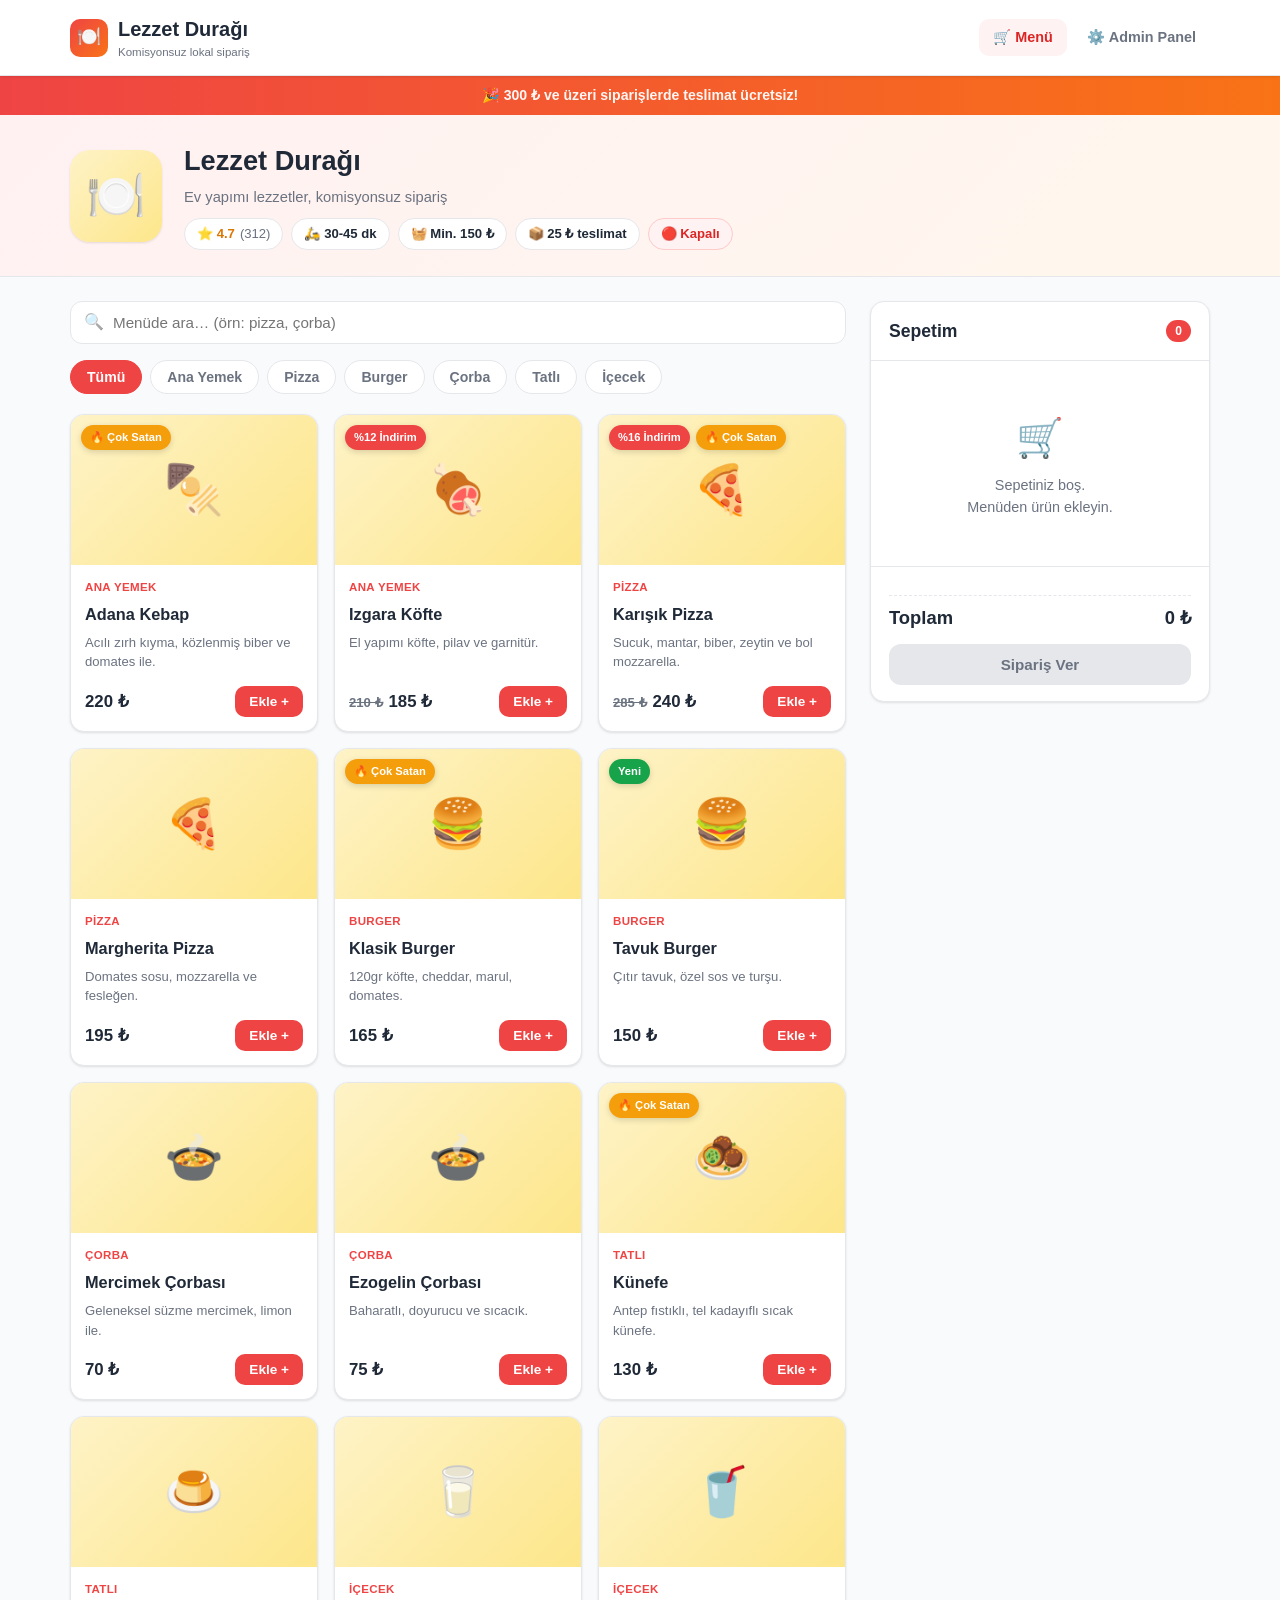
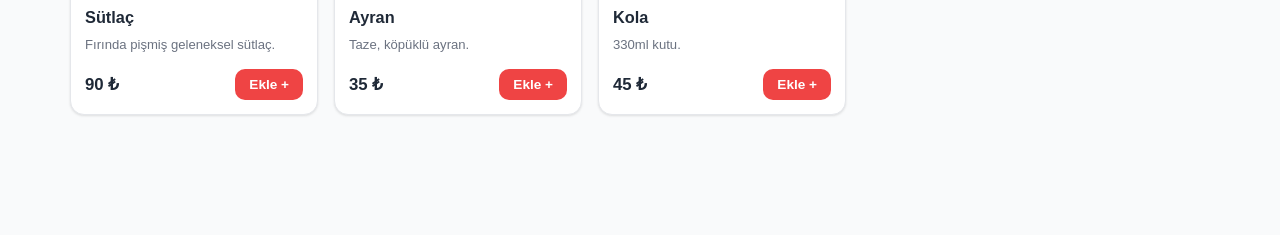
<file: index.html>
<!DOCTYPE html>
<html lang="tr">
<head>
  <meta charset="UTF-8" />
  <meta name="viewport" content="width=device-width, initial-scale=1.0" />
  <title>Lezzet Durağı — Online Sipariş</title>
  <meta name="description" content="Lokal restoran sipariş demo uygulaması. Komisyonsuz, hızlı ve kolay sipariş." />
  <link rel="stylesheet" href="css/style.css" />
</head>
<body>

  <!-- Üst Bar -->
  <header class="topbar">
    <div class="topbar-inner">
      <a href="index.html" class="brand">
        <span class="logo">🍽️</span>
        <span>Lezzet Durağı <small>Komisyonsuz lokal sipariş</small></span>
      </a>
      <nav class="nav-links">
        <a href="index.html" class="active">🛒 <span>Menü</span></a>
        <a href="admin.html">⚙️ <span>Admin Panel</span></a>
      </nav>
    </div>
  </header>

  <!-- Kampanya şeridi -->
  <div class="promo-strip" id="promoStrip"></div>

  <!-- Restoran başlık kartı -->
  <section class="resto-hero">
    <div class="resto-hero-inner">
      <div class="resto-cover">🍽️</div>
      <div class="resto-info">
        <h1 id="rName">Lezzet Durağı</h1>
        <p class="resto-slogan" id="rSlogan"></p>
        <div class="resto-meta" id="rMeta"></div>
      </div>
    </div>
  </section>

  <!-- İçerik -->
  <div class="layout">
    <main>
      <div class="menu-search">
        <span class="search-ico">🔍</span>
        <input type="text" id="searchInput" placeholder="Menüde ara… (örn: pizza, çorba)" />
      </div>
      <div class="filters" id="filters"></div>
      <div class="menu-grid" id="menuGrid"></div>
    </main>

    <!-- Sepet -->
    <aside>
      <div class="cart">
        <div class="cart-head">
          <h2>Sepetim</h2>
          <span class="cart-count" id="cartCount">0</span>
        </div>
        <div class="cart-items" id="cartItems"></div>
        <div class="cart-foot">
          <div class="free-delivery" id="freeDelivery"></div>
          <div class="cart-lines" id="cartLines"></div>
          <div class="cart-total">
            <span>Toplam</span>
            <span id="cartTotal">0 ₺</span>
          </div>
          <div class="min-warn" id="minWarn"></div>
          <button class="btn-primary" id="checkoutBtn" disabled>Sipariş Ver</button>
        </div>
      </div>
    </aside>
  </div>

  <!-- Sipariş Modalı -->
  <div class="modal-backdrop" id="orderModal">
    <div class="modal">
      <div class="modal-head">
        <h3>Sipariş Bilgileri</h3>
        <button class="modal-close" data-close>✕</button>
      </div>
      <div class="modal-body">
        <form id="orderForm">
          <div class="form-group">
            <label>Ad Soyad</label>
            <input type="text" name="customer" required placeholder="Örn: Ahmet Yılmaz" />
          </div>
          <div class="form-row">
            <div class="form-group">
              <label>Telefon</label>
              <input type="tel" name="phone" required placeholder="05XX XXX XX XX" />
            </div>
            <div class="form-group">
              <label>Ödeme</label>
              <select name="payment">
                <option>Kapıda Nakit</option>
                <option>Kapıda Kredi Kartı</option>
                <option>Online Ödeme</option>
              </select>
            </div>
          </div>
          <div class="form-group">
            <label>Mahalle / Bölge</label>
            <select name="neighborhood" id="neighborhoodSelect"></select>
          </div>
          <div class="form-group">
            <label>Açık Adres</label>
            <textarea name="address" rows="2" required placeholder="Cadde, sokak, bina ve kat bilgisi"></textarea>
          </div>
          <div class="form-group">
            <label>Sipariş Notu (opsiyonel)</label>
            <input type="text" name="note" placeholder="Örn: Zili çalmayın" />
          </div>
          <button type="submit" class="btn-primary" id="submitOrder">Siparişi Onayla · <span id="modalTotal">0 ₺</span></button>
        </form>
      </div>
    </div>
  </div>

  <!-- Sipariş Takip Modalı -->
  <div class="modal-backdrop" id="trackModal">
    <div class="modal">
      <div class="modal-head">
        <h3>Sipariş Takibi</h3>
        <button class="modal-close" data-close-track>✕</button>
      </div>
      <div class="modal-body">
        <div class="track-success">
          <div class="track-check">✓</div>
          <h4 id="trackTitle">Siparişiniz alındı!</h4>
          <p id="trackNo" class="track-no"></p>
        </div>
        <div class="track-eta" id="trackEta"></div>
        <div class="track-steps" id="trackSteps"></div>
        <button class="btn-primary" data-close-track>Menüye Dön</button>
      </div>
    </div>
  </div>

  <div class="toast" id="toast"></div>

  <script src="js/data.js"></script>
  <script src="js/app.js"></script>
</body>
</html>
</file>
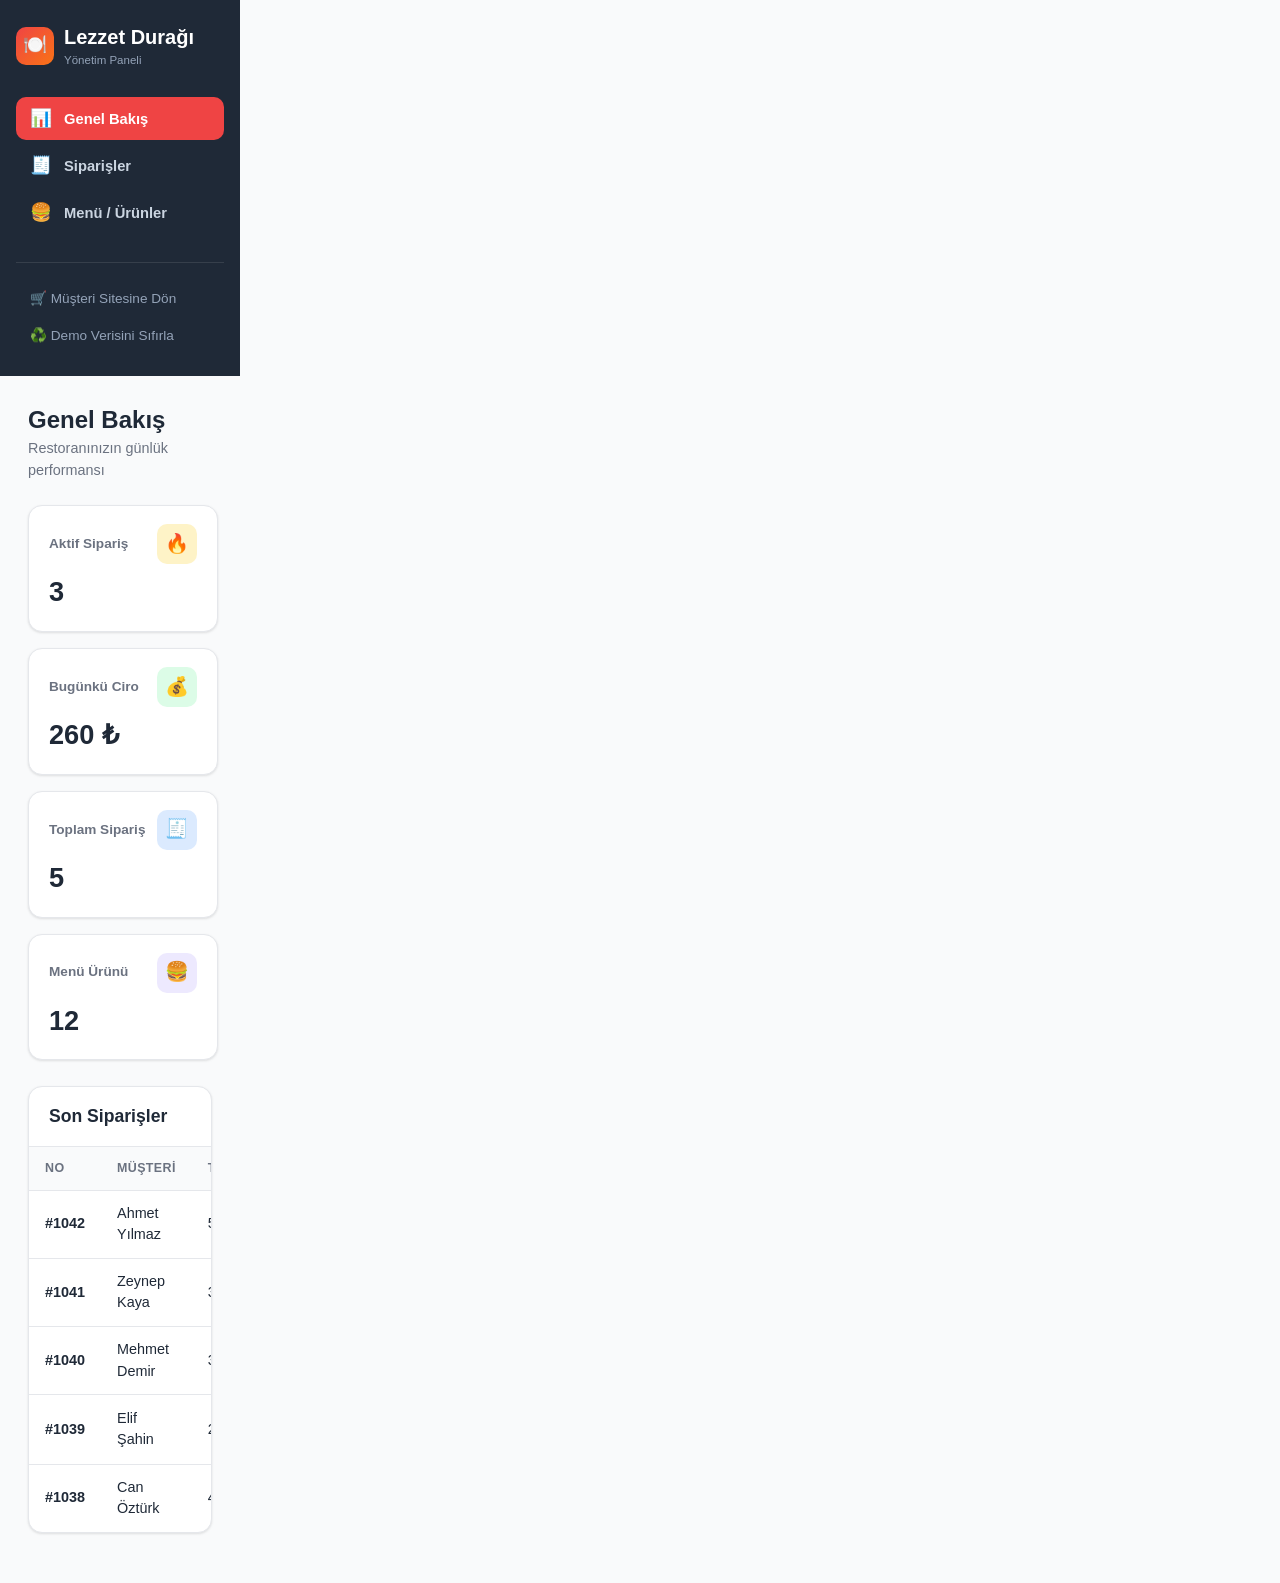
<file: admin.html>
<!DOCTYPE html>
<html lang="tr">
<head>
  <meta charset="UTF-8" />
  <meta name="viewport" content="width=device-width, initial-scale=1.0" />
  <title>Admin Panel — Lezzet Durağı</title>
  <link rel="stylesheet" href="css/style.css" />
</head>
<body>
  <div class="admin-wrap">

    <!-- Kenar Çubuğu -->
    <aside class="sidebar" id="sidebar">
      <a href="admin.html" class="brand">
        <span class="logo">🍽️</span>
        <span>Lezzet Durağı <small>Yönetim Paneli</small></span>
      </a>
      <nav class="side-nav" id="sideNav">
        <button data-section="dashboard" class="active"><span class="ico">📊</span> Genel Bakış</button>
        <button data-section="orders"><span class="ico">🧾</span> Siparişler</button>
        <button data-section="products"><span class="ico">🍔</span> Menü / Ürünler</button>
      </nav>
      <div class="side-foot">
        <a href="index.html">🛒 Müşteri Sitesine Dön</a>
        <a href="#" id="resetBtn">♻️ Demo Verisini Sıfırla</a>
      </div>
    </aside>
    <div class="side-backdrop" id="sideBackdrop"></div>

    <!-- Ana İçerik -->
    <main class="admin-main">
      <div class="admin-header">
        <div style="display:flex;align-items:center;gap:12px;">
          <button class="menu-toggle" id="menuToggle">☰</button>
          <div>
            <h1 id="pageTitle">Genel Bakış</h1>
            <p id="pageSub">Restoranınızın günlük performansı</p>
          </div>
        </div>
      </div>

      <!-- Dashboard -->
      <section class="section active" id="dashboard">
        <div class="kpi-grid" id="kpiGrid"></div>
        <div class="panel">
          <div class="panel-head"><h2>Son Siparişler</h2></div>
          <div class="table-scroll">
            <table>
              <thead>
                <tr><th>No</th><th>Müşteri</th><th>Tutar</th><th>Durum</th><th>Zaman</th></tr>
              </thead>
              <tbody id="recentOrders"></tbody>
            </table>
          </div>
        </div>
      </section>

      <!-- Siparişler -->
      <section class="section" id="orders">
        <div class="panel">
          <div class="panel-head">
            <h2>Tüm Siparişler</h2>
            <select class="status-select" id="orderFilter">
              <option value="all">Tüm Durumlar</option>
              <option value="yeni">Yeni</option>
              <option value="hazirlaniyor">Hazırlanıyor</option>
              <option value="yolda">Yolda</option>
              <option value="teslim">Teslim Edildi</option>
              <option value="iptal">İptal</option>
            </select>
          </div>
          <div class="table-scroll">
            <table>
              <thead>
                <tr><th>No</th><th>Müşteri</th><th>Ürün</th><th>Tutar</th><th>Durum</th><th>Zaman</th><th></th></tr>
              </thead>
              <tbody id="ordersTable"></tbody>
            </table>
          </div>
        </div>
      </section>

      <!-- Ürünler -->
      <section class="section" id="products">
        <div class="panel">
          <div class="panel-head">
            <h2>Menü Ürünleri</h2>
            <button class="btn-add btn-sm" id="addProductBtn">+ Yeni Ürün</button>
          </div>
          <div class="table-scroll">
            <table>
              <thead>
                <tr><th>Ürün</th><th>Kategori</th><th>Fiyat</th><th>Durum</th><th></th></tr>
              </thead>
              <tbody id="productsTable"></tbody>
            </table>
          </div>
        </div>
      </section>
    </main>
  </div>

  <!-- Ürün Modalı -->
  <div class="modal-backdrop" id="productModal">
    <div class="modal">
      <div class="modal-head">
        <h3 id="productModalTitle">Yeni Ürün</h3>
        <button class="modal-close" data-close>✕</button>
      </div>
      <div class="modal-body">
        <form id="productForm">
          <input type="hidden" name="id" />
          <div class="form-group">
            <label>Ürün Adı</label>
            <input type="text" name="name" required placeholder="Örn: Adana Kebap" />
          </div>
          <div class="form-row">
            <div class="form-group">
              <label>Kategori</label>
              <select name="category" id="catSelect"></select>
            </div>
            <div class="form-group">
              <label>Fiyat (₺)</label>
              <input type="number" name="price" required min="0" step="1" placeholder="0" />
            </div>
          </div>
          <div class="form-row">
            <div class="form-group">
              <label>Emoji / İkon</label>
              <input type="text" name="emoji" maxlength="4" placeholder="🍢" />
            </div>
            <div class="form-group">
              <label>Durum</label>
              <select name="active">
                <option value="true">Satışta</option>
                <option value="false">Pasif</option>
              </select>
            </div>
          </div>
          <div class="form-group">
            <label>Görsel URL (opsiyonel)</label>
            <input type="url" name="img" placeholder="https://... (boş bırakılırsa emoji kullanılır)" />
          </div>
          <div class="form-group">
            <label>Açıklama</label>
            <textarea name="desc" rows="2" placeholder="Kısa açıklama"></textarea>
          </div>
          <button type="submit" class="btn-primary">Kaydet</button>
        </form>
      </div>
    </div>
  </div>

  <div class="toast" id="toast"></div>

  <script src="js/data.js"></script>
  <script src="js/admin.js"></script>
</body>
</html>
</file>
<file: css/style.css>
/* ============================================================
   Lezzet Durağı — Restoran Sipariş Demo
   Modern, sade, responsive tema
   ============================================================ */

:root {
  --primary: #ef4444;
  --primary-dark: #dc2626;
  --primary-light: #fef2f2;
  --dark: #1f2937;
  --gray: #6b7280;
  --light-gray: #f3f4f6;
  --border: #e5e7eb;
  --white: #ffffff;
  --bg: #f9fafb;
  --shadow: 0 1px 3px rgba(0,0,0,.08), 0 1px 2px rgba(0,0,0,.04);
  --shadow-lg: 0 10px 25px rgba(0,0,0,.10);
  --radius: 14px;
}

* { margin: 0; padding: 0; box-sizing: border-box; }

body {
  font-family: -apple-system, BlinkMacSystemFont, "Segoe UI", Roboto, "Helvetica Neue", Arial, sans-serif;
  background: var(--bg);
  color: var(--dark);
  line-height: 1.5;
  -webkit-font-smoothing: antialiased;
}

a { color: inherit; text-decoration: none; }
button { font-family: inherit; cursor: pointer; border: none; }
img { max-width: 100%; }

/* ---------- Üst Bar ---------- */
.topbar {
  position: sticky; top: 0; z-index: 50;
  background: var(--white);
  border-bottom: 1px solid var(--border);
  box-shadow: var(--shadow);
}
.topbar-inner {
  max-width: 1180px; margin: 0 auto; padding: 14px 20px;
  display: flex; align-items: center; justify-content: space-between; gap: 16px;
}
.brand { display: flex; align-items: center; gap: 10px; font-weight: 800; font-size: 1.25rem; }
.brand .logo {
  width: 38px; height: 38px; border-radius: 10px;
  background: linear-gradient(135deg, var(--primary), #f97316);
  display: grid; place-items: center; font-size: 1.2rem;
}
.brand small { display:block; font-weight: 500; font-size: .72rem; color: var(--gray); }
.nav-links { display: flex; gap: 6px; align-items: center; }
.nav-links a {
  padding: 8px 14px; border-radius: 10px; font-weight: 600; font-size: .9rem; color: var(--gray);
  transition: .15s;
}
.nav-links a:hover { background: var(--light-gray); color: var(--dark); }
.nav-links a.active { background: var(--primary-light); color: var(--primary-dark); }

/* ---------- Hero ---------- */
.hero {
  background: linear-gradient(135deg, #fff1f2 0%, #fff7ed 100%);
  border-bottom: 1px solid var(--border);
}
.hero-inner { max-width: 1180px; margin: 0 auto; padding: 40px 20px; }
.hero h1 { font-size: 2rem; font-weight: 800; margin-bottom: 8px; }
.hero p { color: var(--gray); max-width: 560px; }
.hero .badge {
  display: inline-block; margin-bottom: 14px; padding: 5px 12px; border-radius: 999px;
  background: var(--white); border: 1px solid var(--border); font-size: .8rem; font-weight: 600; color: var(--primary-dark);
}

/* ---------- Kampanya Şeridi ---------- */
.promo-strip {
  background: linear-gradient(90deg, var(--primary), #f97316);
  color: #fff; text-align: center; font-size: .88rem; font-weight: 600; padding: 9px 16px;
}
.promo-strip span { opacity: .95; }

/* ---------- Restoran Başlık Kartı ---------- */
.resto-hero { background: linear-gradient(135deg, #fff1f2 0%, #fff7ed 100%); border-bottom: 1px solid var(--border); }
.resto-hero-inner { max-width: 1180px; margin: 0 auto; padding: 26px 20px; display: flex; align-items: center; gap: 22px; }
.resto-cover {
  width: 92px; height: 92px; border-radius: 20px; flex-shrink: 0;
  background: linear-gradient(135deg, #fef3c7, #fde68a); display: grid; place-items: center; font-size: 3rem;
  box-shadow: var(--shadow);
}
.resto-info h1 { font-size: 1.7rem; margin-bottom: 4px; }
.resto-slogan { color: var(--gray); font-size: .92rem; margin-bottom: 10px; }
.resto-meta { display: flex; flex-wrap: wrap; gap: 8px; }
.meta-pill {
  display: inline-flex; align-items: center; gap: 5px; background: #fff; border: 1px solid var(--border);
  border-radius: 999px; padding: 5px 12px; font-size: .82rem; font-weight: 600; color: var(--dark);
}
.meta-pill.star { color: #d97706; }
.meta-pill.open { color: #16a34a; border-color: #bbf7d0; background: #f0fdf4; }
.meta-pill.closed { color: #dc2626; border-color: #fecaca; background: #fef2f2; }
@media (max-width: 520px) {
  .resto-hero-inner { gap: 14px; }
  .resto-cover { width: 68px; height: 68px; font-size: 2.1rem; border-radius: 16px; }
  .resto-info h1 { font-size: 1.35rem; }
}

/* ---------- Menü Arama ---------- */
.menu-search { position: relative; margin-bottom: 16px; }
.menu-search .search-ico { position: absolute; left: 14px; top: 50%; transform: translateY(-50%); font-size: 1rem; opacity: .55; }
.menu-search input {
  width: 100%; padding: 12px 16px 12px 42px; border: 1px solid var(--border); border-radius: 12px;
  font-family: inherit; font-size: .95rem; background: #fff; color: var(--dark);
}
.menu-search input:focus { outline: none; border-color: var(--primary); box-shadow: 0 0 0 3px var(--primary-light); }

/* ---------- Sayfa Düzeni ---------- */
.layout { max-width: 1180px; margin: 0 auto; padding: 24px 20px 120px; display: grid; grid-template-columns: 1fr 340px; gap: 24px; }
@media (max-width: 900px) { .layout { grid-template-columns: 1fr; } }

/* ---------- Kategori Filtre ---------- */
.filters { display: flex; gap: 8px; flex-wrap: wrap; margin-bottom: 20px; }
.chip {
  padding: 8px 16px; border-radius: 999px; background: var(--white); border: 1px solid var(--border);
  font-weight: 600; font-size: .88rem; color: var(--gray); transition: .15s;
}
.chip:hover { border-color: var(--primary); color: var(--primary-dark); }
.chip.active { background: var(--primary); border-color: var(--primary); color: var(--white); }

/* ---------- Menü Kartları ---------- */
.menu-grid { display: grid; grid-template-columns: repeat(auto-fill, minmax(230px, 1fr)); gap: 16px; }
.card {
  background: var(--white); border: 1px solid var(--border); border-radius: var(--radius);
  overflow: hidden; display: flex; flex-direction: column; transition: .18s; box-shadow: var(--shadow);
}
.card:hover { transform: translateY(-3px); box-shadow: var(--shadow-lg); }
.card .thumb {
  position: relative; height: 150px; background: linear-gradient(135deg, #fef3c7, #fde68a);
  display: grid; place-items: center; font-size: 3rem; overflow: hidden;
}
.card .thumb img {
  position: absolute; inset: 0; width: 100%; height: 100%; object-fit: cover; display: block;
}
.card .thumb .thumb-emoji { z-index: 0; }

/* Admin ürün tablosu küçük görsel */
.prod-thumb {
  width: 46px; height: 46px; border-radius: 10px; object-fit: cover; vertical-align: middle;
  margin-right: 10px; background: linear-gradient(135deg, #fef3c7, #fde68a);
  display: inline-grid; place-items: center; font-size: 1.3rem; overflow: hidden; border: 1px solid var(--border);
}
.prod-thumb img { width: 100%; height: 100%; object-fit: cover; display: block; }
.card .body { padding: 14px; display: flex; flex-direction: column; gap: 6px; flex: 1; }
.card .cat { font-size: .72rem; font-weight: 700; color: var(--primary); text-transform: uppercase; letter-spacing: .03em; }
.card h3 { font-size: 1.02rem; }
.card .desc { font-size: .82rem; color: var(--gray); flex: 1; }
.card .foot { display: flex; align-items: center; justify-content: space-between; margin-top: 8px; }
.card .price { font-weight: 800; font-size: 1.05rem; }
.card .price .old { font-size: .82rem; color: var(--gray); text-decoration: line-through; font-weight: 600; margin-right: 6px; }

/* Kart rozetleri */
.card-badges { position: absolute; top: 10px; left: 10px; display: flex; gap: 6px; z-index: 1; }
.badge-tag {
  font-size: .7rem; font-weight: 700; padding: 4px 9px; border-radius: 999px; color: #fff;
  box-shadow: 0 2px 6px rgba(0,0,0,.15); backdrop-filter: blur(2px);
}
.badge-tag.pop { background: #f59e0b; }
.badge-tag.new { background: #16a34a; }
.badge-tag.disc { background: var(--primary); }
.btn-add {
  background: var(--primary); color: var(--white); padding: 8px 14px; border-radius: 10px;
  font-weight: 700; font-size: .85rem; transition: .15s;
}
.btn-add:hover { background: var(--primary-dark); }

/* ---------- Sepet ---------- */
.cart {
  position: sticky; top: 90px; align-self: start;
  background: var(--white); border: 1px solid var(--border); border-radius: var(--radius);
  box-shadow: var(--shadow); overflow: hidden;
}
.cart-head { padding: 16px 18px; border-bottom: 1px solid var(--border); display: flex; align-items: center; justify-content: space-between; }
.cart-head h2 { font-size: 1.1rem; }
.cart-count { background: var(--primary); color:#fff; font-size:.75rem; font-weight:700; padding:2px 9px; border-radius:999px; }
.cart-items { max-height: 340px; overflow-y: auto; padding: 8px 0; }
.cart-empty { padding: 40px 18px; text-align: center; color: var(--gray); font-size: .9rem; }
.cart-empty .em { font-size: 2.4rem; display:block; margin-bottom: 8px; }
.cart-item { display: flex; align-items: center; gap: 10px; padding: 10px 18px; }
.cart-item .ci-name { flex: 1; font-size: .9rem; font-weight: 600; }
.cart-item .ci-name small { display: block; color: var(--gray); font-weight: 500; }
.qty { display: flex; align-items: center; gap: 6px; }
.qty button { width: 26px; height: 26px; border-radius: 8px; background: var(--light-gray); font-weight: 700; font-size: 1rem; color: var(--dark); line-height: 1; }
.qty button:hover { background: var(--border); }
.qty span { min-width: 18px; text-align: center; font-weight: 700; font-size: .9rem; }
.cart-foot { padding: 16px 18px; border-top: 1px solid var(--border); }
.free-delivery { margin-bottom: 12px; }
.free-delivery .fd-text { font-size: .8rem; color: var(--gray); margin-bottom: 6px; display: flex; align-items: center; gap: 5px; }
.free-delivery .fd-text.done { color: #16a34a; font-weight: 600; }
.fd-bar { height: 6px; background: var(--light-gray); border-radius: 999px; overflow: hidden; }
.fd-bar span { display: block; height: 100%; background: linear-gradient(90deg, var(--primary), #f97316); border-radius: 999px; transition: width .3s; }
.cart-lines { font-size: .86rem; color: var(--gray); margin-bottom: 8px; }
.cart-lines .line { display: flex; justify-content: space-between; padding: 3px 0; }
.cart-lines .line.free { color: #16a34a; font-weight: 600; }
.cart-total { display: flex; justify-content: space-between; font-weight: 800; font-size: 1.15rem; margin-bottom: 12px; padding-top: 8px; border-top: 1px dashed var(--border); }
.min-warn { font-size: .8rem; color: var(--primary-dark); background: var(--primary-light); border-radius: 8px; padding: 8px 10px; margin-bottom: 10px; text-align: center; font-weight: 600; display: none; }
.min-warn.show { display: block; }
.btn-primary {
  width: 100%; background: var(--primary); color: #fff; padding: 12px; border-radius: 12px;
  font-weight: 700; font-size: .95rem; transition: .15s;
}
.btn-primary:hover { background: var(--primary-dark); }
.btn-primary:disabled { background: var(--border); color: var(--gray); cursor: not-allowed; }

/* ---------- Modal ---------- */
.modal-backdrop {
  position: fixed; inset: 0; background: rgba(17,24,39,.55); z-index: 100;
  display: none; align-items: center; justify-content: center; padding: 20px;
}
.modal-backdrop.open { display: flex; }
.modal {
  background: var(--white); border-radius: 18px; width: 100%; max-width: 460px;
  box-shadow: var(--shadow-lg); max-height: 92vh; overflow-y: auto;
}
.modal-head { padding: 18px 22px; border-bottom: 1px solid var(--border); display: flex; align-items: center; justify-content: space-between; }
.modal-head h3 { font-size: 1.15rem; }
.modal-close { width: 32px; height: 32px; border-radius: 8px; background: var(--light-gray); font-size: 1.1rem; color: var(--gray); }
.modal-close:hover { background: var(--border); }
.modal-body { padding: 22px; }
.form-group { margin-bottom: 14px; }
.form-group label { display: block; font-size: .85rem; font-weight: 600; margin-bottom: 6px; }
.form-group input, .form-group textarea, .form-group select {
  width: 100%; padding: 10px 12px; border: 1px solid var(--border); border-radius: 10px;
  font-family: inherit; font-size: .92rem; background: var(--white); color: var(--dark);
}
.form-group input:focus, .form-group textarea:focus, .form-group select:focus {
  outline: none; border-color: var(--primary); box-shadow: 0 0 0 3px var(--primary-light);
}
.form-row { display: grid; grid-template-columns: 1fr 1fr; gap: 12px; }

/* ---------- Sipariş Takip ---------- */
.track-success { text-align: center; margin-bottom: 20px; }
.track-check {
  width: 62px; height: 62px; border-radius: 50%; background: #dcfce7; color: #16a34a;
  font-size: 2rem; font-weight: 800; display: grid; place-items: center; margin: 0 auto 12px;
  animation: pop .3s ease;
}
@keyframes pop { 0% { transform: scale(.4); opacity: 0; } 100% { transform: scale(1); opacity: 1; } }
.track-success h4 { font-size: 1.2rem; margin-bottom: 4px; }
.track-no { color: var(--gray); font-size: .9rem; }
.track-no strong { color: var(--dark); }
.track-eta { background: var(--primary-light); border-radius: 12px; padding: 14px; text-align: center; margin-bottom: 20px; }
.track-eta .eta-label { font-size: .8rem; color: var(--gray); }
.track-eta .eta-time { font-size: 1.4rem; font-weight: 800; color: var(--primary-dark); }
.track-steps { position: relative; margin-bottom: 22px; padding-left: 8px; }
.track-step { display: flex; align-items: flex-start; gap: 14px; position: relative; padding-bottom: 20px; }
.track-step:last-child { padding-bottom: 0; }
.track-step::before {
  content: ""; position: absolute; left: 12px; top: 26px; bottom: -2px; width: 2px; background: var(--border);
}
.track-step:last-child::before { display: none; }
.track-step .ts-dot {
  width: 26px; height: 26px; border-radius: 50%; background: var(--light-gray); color: var(--gray);
  display: grid; place-items: center; font-size: .85rem; flex-shrink: 0; z-index: 1; border: 2px solid var(--border);
}
.track-step.active .ts-dot { background: var(--primary); color: #fff; border-color: var(--primary); animation: pulse 1.6s infinite; }
.track-step.done .ts-dot { background: #16a34a; color: #fff; border-color: #16a34a; }
.track-step.done::before { background: #16a34a; }
@keyframes pulse { 0%,100% { box-shadow: 0 0 0 0 rgba(239,68,68,.4); } 50% { box-shadow: 0 0 0 6px rgba(239,68,68,0); } }
.track-step .ts-body .ts-title { font-weight: 700; font-size: .92rem; }
.track-step.pending .ts-body { opacity: .5; }
.track-step .ts-body .ts-sub { font-size: .8rem; color: var(--gray); }

/* ---------- Toast ---------- */
.toast {
  position: fixed; bottom: 24px; left: 50%; transform: translateX(-50%) translateY(20px);
  background: var(--dark); color: #fff; padding: 12px 22px; border-radius: 12px; font-weight: 600; font-size: .9rem;
  box-shadow: var(--shadow-lg); opacity: 0; pointer-events: none; transition: .3s; z-index: 200;
}
.toast.show { opacity: 1; transform: translateX(-50%) translateY(0); }

/* ============================================================
   ADMIN PANEL
   ============================================================ */
.admin-wrap { display: grid; grid-template-columns: 240px 1fr; min-height: 100vh; }
.sidebar { background: var(--dark); color: #cbd5e1; padding: 22px 16px; }
.sidebar .brand { color: #fff; margin-bottom: 28px; }
.sidebar .brand small { color: #94a3b8; }
.side-nav { display: flex; flex-direction: column; gap: 4px; }
.side-nav button {
  display: flex; align-items: center; gap: 12px; padding: 11px 14px; border-radius: 10px;
  background: transparent; color: #cbd5e1; font-weight: 600; font-size: .92rem; text-align: left; width: 100%; transition: .15s;
}
.side-nav button:hover { background: rgba(255,255,255,.06); color: #fff; }
.side-nav button.active { background: var(--primary); color: #fff; }
.side-nav .ico { font-size: 1.1rem; }
.side-nav .live-dot { margin-left: auto; color: #ef4444; font-size: 1.6rem; line-height: 0; animation: livepulse 1.4s infinite; }
@keyframes livepulse { 0%,100% { opacity: 1; } 50% { opacity: .3; } }
.side-foot { margin-top: 28px; padding-top: 18px; border-top: 1px solid rgba(255,255,255,.1); }
.side-foot a { display:block; color: #94a3b8; font-size: .85rem; padding: 8px 14px; border-radius: 8px; }
.side-foot a:hover { background: rgba(255,255,255,.06); color:#fff; }

.admin-main { padding: 26px 28px; overflow-x: hidden; }
.admin-header { display: flex; align-items: center; justify-content: space-between; margin-bottom: 24px; flex-wrap: wrap; gap: 12px; }
.admin-header h1 { font-size: 1.5rem; }
.admin-header p { color: var(--gray); font-size: .9rem; }

/* KPI Kartları */
.kpi-grid { display: grid; grid-template-columns: repeat(auto-fit, minmax(190px, 1fr)); gap: 16px; margin-bottom: 26px; }
.kpi {
  background: var(--white); border: 1px solid var(--border); border-radius: var(--radius); padding: 18px 20px; box-shadow: var(--shadow);
}
.kpi .k-top { display: flex; align-items: center; justify-content: space-between; margin-bottom: 8px; }
.kpi .k-ico { width: 40px; height: 40px; border-radius: 10px; display: grid; place-items: center; font-size: 1.2rem; }
.kpi .k-label { color: var(--gray); font-size: .85rem; font-weight: 600; }
.kpi .k-value { font-size: 1.7rem; font-weight: 800; }

/* Tablo */
.panel { background: var(--white); border: 1px solid var(--border); border-radius: var(--radius); box-shadow: var(--shadow); overflow: hidden; margin-bottom: 24px; }
.panel-head { padding: 16px 20px; border-bottom: 1px solid var(--border); display: flex; align-items: center; justify-content: space-between; flex-wrap: wrap; gap: 10px; }
.panel-head h2 { font-size: 1.1rem; }
.table-scroll { overflow-x: auto; }
table { width: 100%; border-collapse: collapse; }
th { text-align: left; padding: 12px 16px; font-size: .78rem; text-transform: uppercase; letter-spacing: .03em; color: var(--gray); border-bottom: 1px solid var(--border); background: var(--bg); white-space: nowrap; }
td { padding: 12px 16px; font-size: .9rem; border-bottom: 1px solid var(--border); vertical-align: middle; }
tr:last-child td { border-bottom: none; }
tr:hover td { background: #fcfcfd; }

.status-pill { display: inline-block; padding: 4px 11px; border-radius: 999px; font-size: .76rem; font-weight: 700; }
.status-select { padding: 6px 8px; border: 1px solid var(--border); border-radius: 8px; font-size: .82rem; font-weight: 600; background: #fff; cursor: pointer; }

.btn-sm { padding: 6px 12px; border-radius: 8px; font-size: .8rem; font-weight: 600; }
.btn-outline { background: #fff; border: 1px solid var(--border); color: var(--dark); }
.btn-outline:hover { background: var(--light-gray); }
.btn-danger { background: var(--primary-light); color: var(--primary-dark); }
.btn-danger:hover { background: #fee2e2; }
.btn-ghost { background: transparent; color: var(--gray); }
.btn-ghost:hover { color: var(--primary); }

.tag { display:inline-block; padding: 3px 9px; border-radius: 6px; font-size: .75rem; font-weight: 600; background: var(--light-gray); color: var(--gray); }
.tag.on { background: #dcfce7; color: #16a34a; }
.tag.off { background: #fee2e2; color: #dc2626; }

.section { display: none; }
.section.active { display: block; }

.expand-row td { background: #fafafa; padding: 0; }
.order-detail { padding: 14px 20px; }
.order-detail ul { list-style: none; margin: 8px 0; }
.order-detail li { display: flex; justify-content: space-between; padding: 4px 0; font-size: .88rem; }
.order-detail .od-meta { font-size: .85rem; color: var(--gray); margin-top: 8px; }

/* Mobil admin */
.menu-toggle { display: none; background: var(--light-gray); width: 40px; height: 40px; border-radius: 10px; font-size: 1.2rem; }
@media (max-width: 780px) {
  .admin-wrap { grid-template-columns: 1fr; }
  .sidebar { position: fixed; left: 0; top: 0; bottom: 0; width: 240px; transform: translateX(-100%); transition: .25s; z-index: 90; }
  .sidebar.open { transform: translateX(0); }
  .menu-toggle { display: grid; place-items: center; }
  .admin-main { padding: 18px 16px; }
  .side-backdrop { position: fixed; inset: 0; background: rgba(0,0,0,.4); z-index: 80; display: none; }
  .side-backdrop.open { display: block; }
}
@media (max-width: 520px) {
  .hero h1 { font-size: 1.55rem; }
  .form-row { grid-template-columns: 1fr; }
  .nav-links a span { display: none; }
}
</file>
